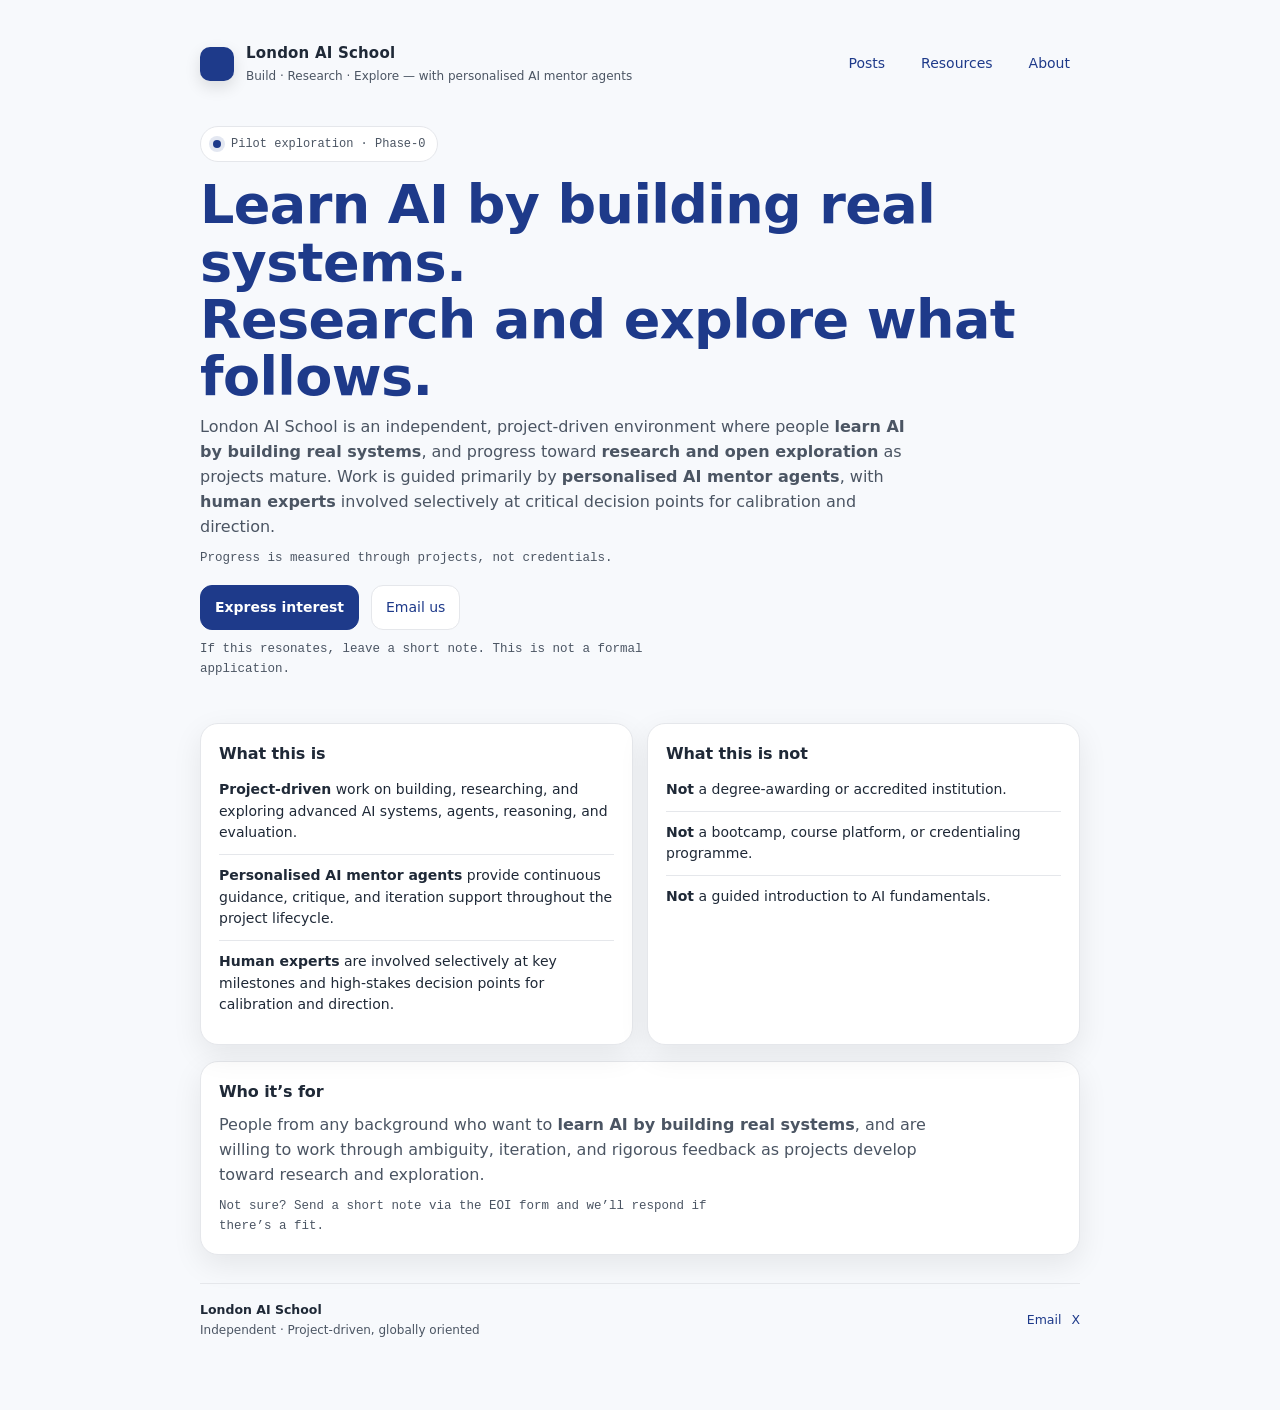
<file: index.html>
<!doctype html>
<html lang="en">
<head>
  <meta charset="utf-8" />
  <meta name="viewport" content="width=device-width, initial-scale=1" />
  <meta name="description" content="London AI School — project-based AI research formation with AI mentors and human expert calibration. No courses. No certificates. No job guarantees." />
  <title>London AI School</title>
  <!-- External stylesheet -->
  <link rel="stylesheet" href="styles.css" />
</head>
<body>
  <div class="wrap">
    <header>
      <div class="brand">
        <div class="mark" aria-hidden="true"></div>
        <div>
          <h1>London AI School</h1>
          <div class="small">Build · Research · Explore — with personalised AI mentor agents</div>
        </div>
      </div>
      <!-- Optional: keep header minimal; no nav in Phase-0 -->
        <nav class="nav">
         
          <a href="/posts">Posts</a>
    <a href="/resources.html">Resources</a>
    <a href="/about.html">About</a>
  </nav>
    </header>

    <main>
      <section class="hero">
        <div class="kicker"><span class="kdot" aria-hidden="true"></span> Pilot exploration · Phase-0</div>
        <h2>
        Learn AI by building real systems.<br/>
        Research and explore what follows.
        </h2>
        <p>
  London AI School is an independent, project-driven environment where people
  <strong>learn AI by building real systems</strong>, and progress toward
  <strong>research and open exploration</strong> as projects mature.
  Work is guided primarily by <strong>personalised AI mentor agents</strong>,
  with <strong>human experts</strong> involved selectively at critical decision
  points for calibration and direction.
</p>

        <p class="subline">Progress is measured through projects, not credentials.</p>

        <div class="ctaRow">
          <a class="btn primary" href="https://forms.gle/RnL6Sz1wyr31j46T9" target="_blank" rel="noreferrer">Express interest</a>
          <a class="btn" href="mailto:hi@londonai.school?subject=London%20AI%20School%20EOI">Email us</a>
        </div>

        <p class="subline">If this resonates, leave a short note. This is not a formal application.</p>
      </section>

      <section class="grid">
       <div class="card">
  <h3>What this is</h3>
  <ul>
    <li>
      <strong>Project-driven</strong> work on building, researching, and exploring
      advanced AI systems, agents, reasoning, and evaluation.
    </li>
    <li>
      <strong>Personalised AI mentor agents</strong> provide continuous guidance,
      critique, and iteration support throughout the project lifecycle.
    </li>
    <li>
      <strong>Human experts</strong> are involved selectively at key milestones and
      high-stakes decision points for calibration and direction.
    </li>
  </ul>
</div>

<div class="card">
  <h3>What this is not</h3>
  <ul>
    <li>
      <strong>Not</strong> a degree-awarding or accredited institution.
    </li>
    <li>
      <strong>Not</strong> a bootcamp, course platform, or credentialing programme.
    </li>
    <li>
      <strong>Not</strong> a guided introduction to AI fundamentals.
    </li>
  </ul>
</div>
      </section>

      <section class="card">
        <h3>Who it’s for</h3>
        <p>
  People from any background who want to
  <strong>learn AI by building real systems</strong>,
  and are willing to work through ambiguity,
  iteration, and rigorous feedback as projects
  develop toward research and exploration.
</p>
        <p class="subline">Not sure? Send a short note via the EOI form and we’ll respond if there’s a fit.</p>
      </section>

      <footer>
        <div>
          <div style="font-weight:650;color:var(--text);">London AI School</div>
          <div class="small">Independent · Project-driven, globally oriented</div>
        </div>
        <div class="links">
          <!-- TODO: update links -->
          <a href="mailto:hi@londonai.school">Email</a>
          <!-- <a href="https://www.linkedin.com/company/YOURPAGE" target="_blank" rel="noreferrer">LinkedIn</a> -->
          <a href="https://x.com/LondonAISchool" target="_blank" rel="noreferrer">X</a>
        </div>
      </footer>
    </main>
  </div>
</body>
</html>
</file>
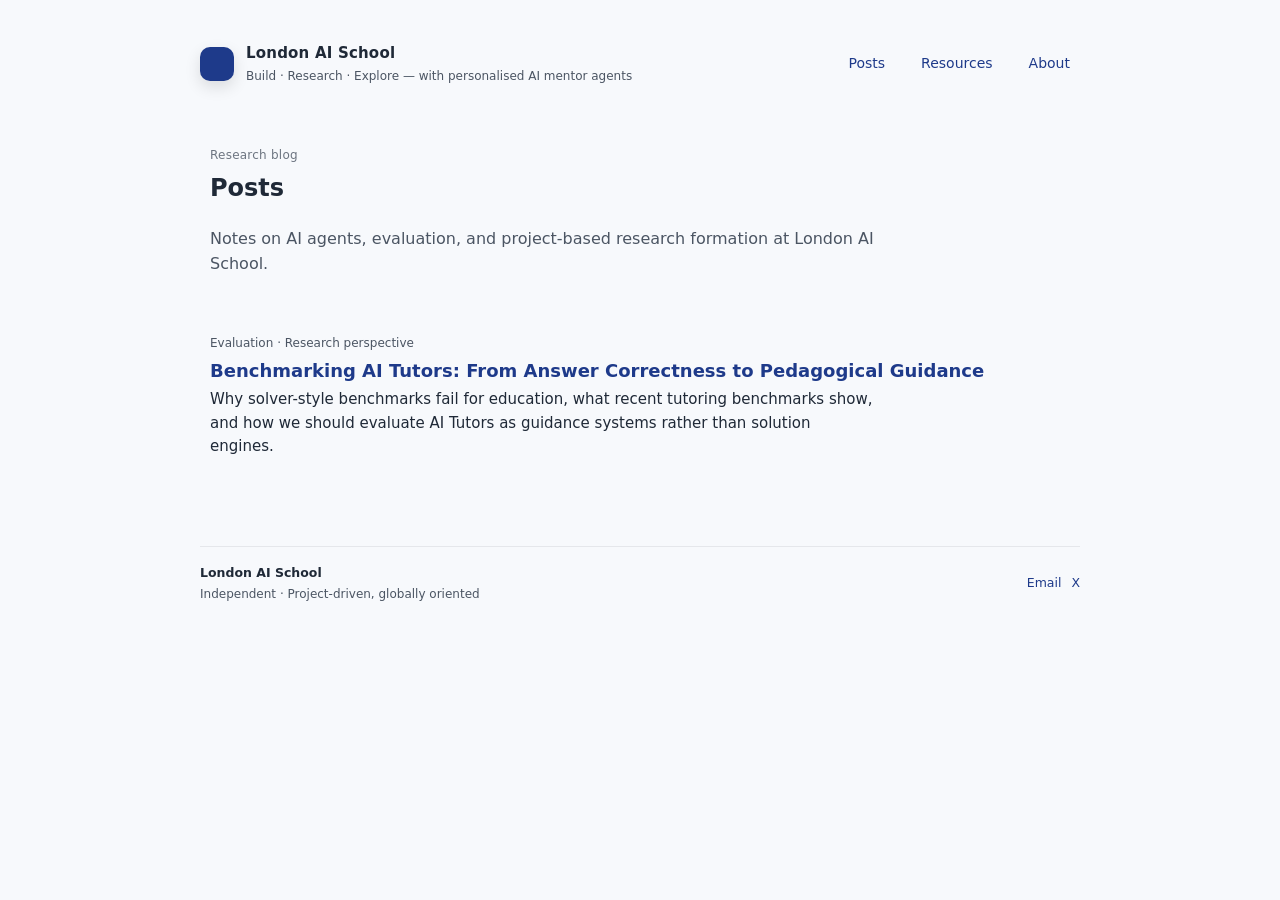
<file: posts/index.html>
<!doctype html>
<html lang="en">
<head>
  <meta charset="utf-8" />
  <meta name="viewport" content="width=device-width, initial-scale=1" />
  <meta name="description" content="London AI School — Posts and research notes." />
  <title>Posts · London AI School</title>
  <link rel="stylesheet" href="../styles.css" />
</head>

<body>
  <div class="wrap">
    <!-- Header (same as main site) -->
    <header>
      <div class="brand">
        <div class="mark" aria-hidden="true"></div>
        <div>
          <h1>London AI School</h1>
          <div class="small">Build · Research · Explore — with personalised AI mentor agents</div>
        </div>
      </div>
      <nav class="nav">
        <a href="/posts" aria-current="page">Posts</a>
        <a href="/resources.html">Resources</a>
        <a href="/about.html">About</a>
      </nav>
    </header>

    <!-- Standard page content -->
    <main style="max-width: 860px; margin: 0 auto; padding: 2.5rem 0;">
      <section>
        <p class="small" style="letter-spacing:.02em; opacity:.8;">Research blog</p>
        <h1 style="margin-top:.35rem;">Posts</h1>
        <p style="margin-top:.75rem;">
          Notes on AI agents, evaluation, and project-based research formation at London AI School.
        </p>
      </section>

      <section style="margin-top: 2rem;">
        <!-- Post item -->
       <article class="post-item">
        <p class="meta">Evaluation · Research perspective</p>
        <h3>
          <a href="/posts/2026-01-18-Benchmarking-AI-Tutors/">
            Benchmarking AI Tutors: From Answer Correctness to Pedagogical Guidance
          </a>
        </h3>
        <p>
          Why solver-style benchmarks fail for education, what recent tutoring benchmarks show,
          and how we should evaluate AI Tutors as guidance systems rather than solution engines.
        </p>
      </article>

      </section>

    </main>

    <footer>
      <div>
        <div style="font-weight:650;color:var(--text);">London AI School</div>
        <div class="small">Independent · Project-driven, globally oriented</div>
      </div>
      <div class="links">
        <a href="mailto:hi@londonai.school">Email</a>
        <a href="https://x.com/LondonAISchool" target="_blank" rel="noreferrer">X</a>
      </div>
    </footer>
  </div>
</body>
</html>
</file>
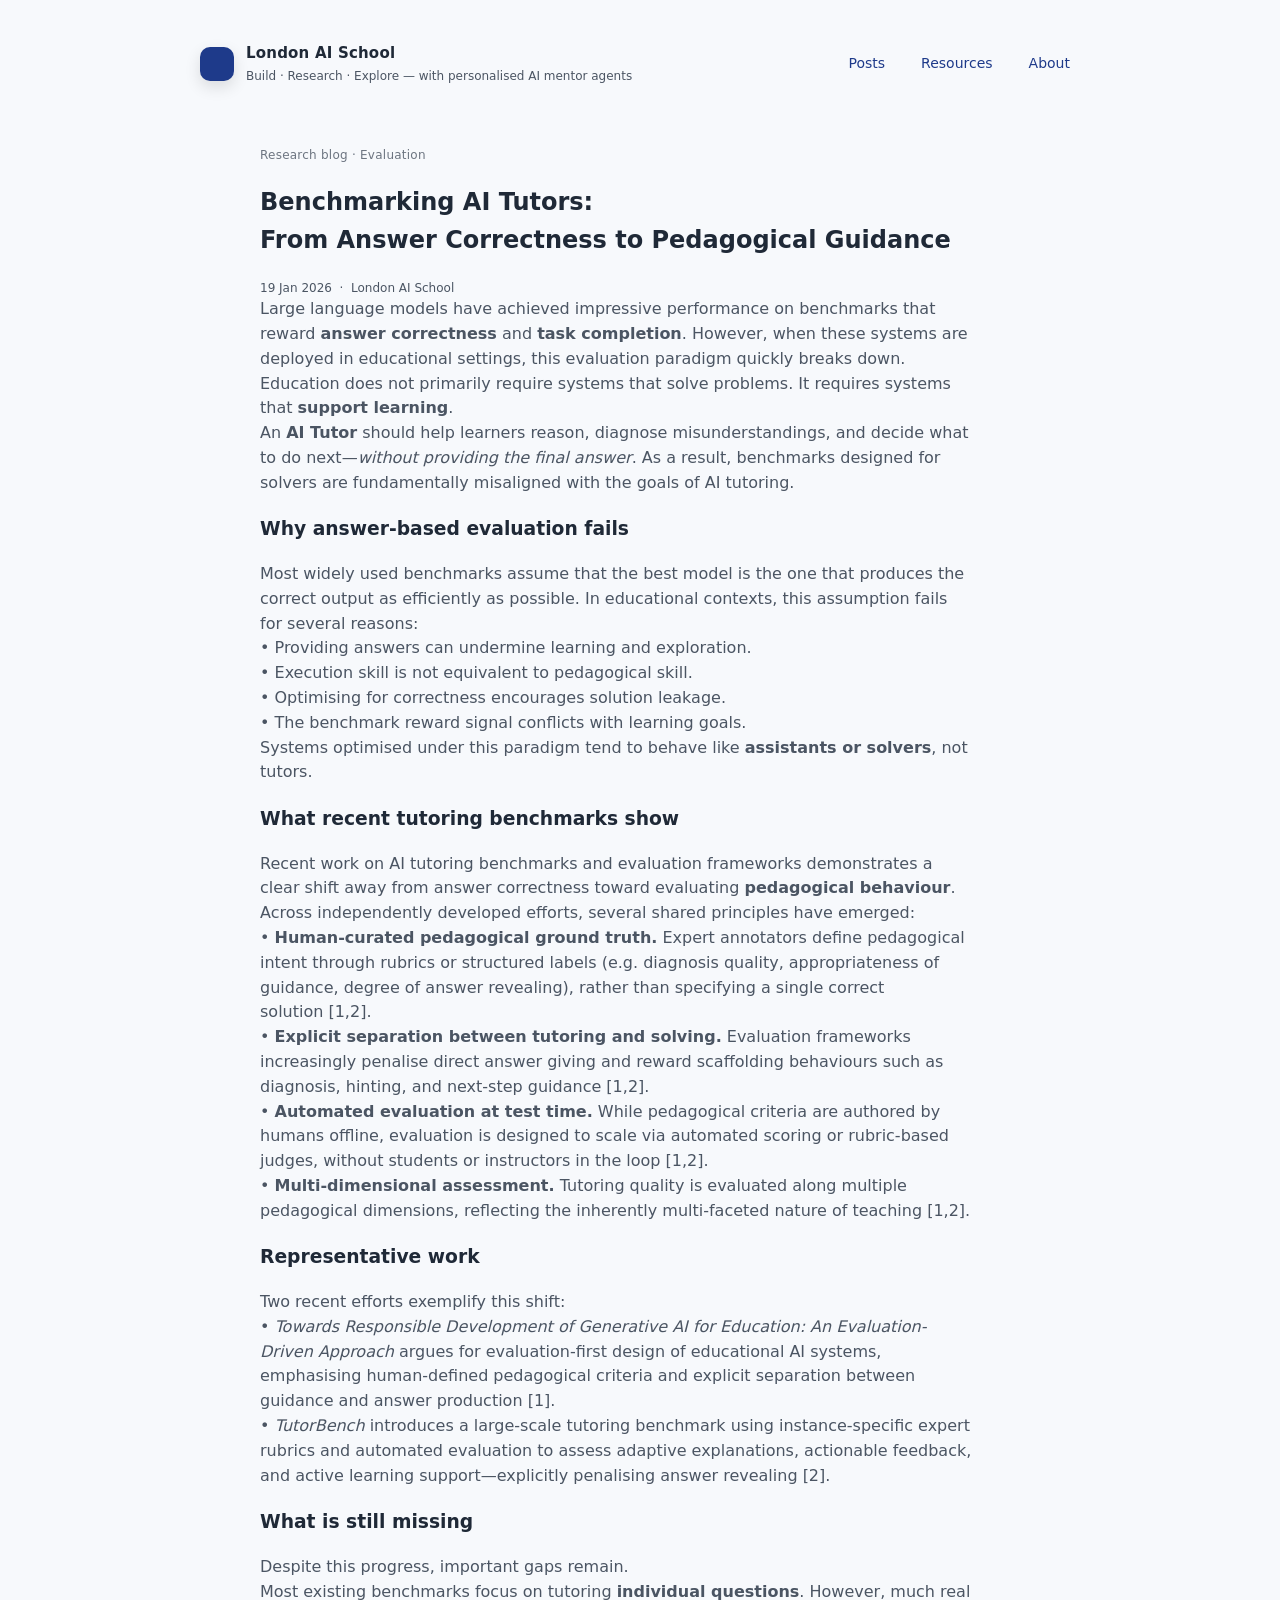
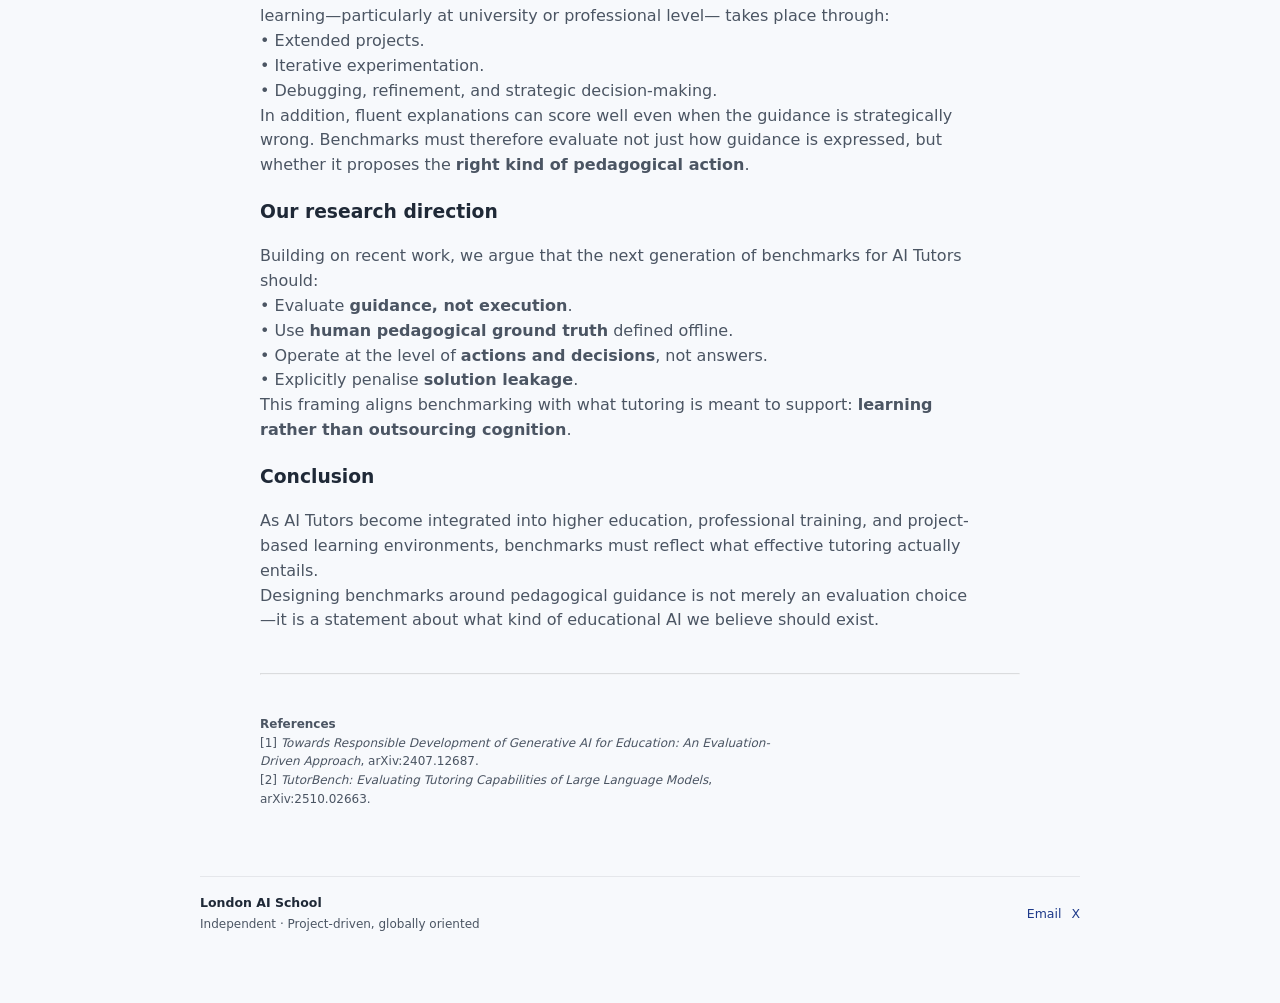
<file: posts/2026-01-18-Benchmarking-AI-Tutors/index.html>
<!doctype html>
<html lang="en">
<head>
  <meta charset="utf-8" />
  <meta name="viewport" content="width=device-width, initial-scale=1" />
  <meta name="description" content="Benchmarking AI Tutors — from answer correctness to pedagogical guidance." />
  <title>Benchmarking AI Tutors · London AI School</title>
  <link rel="stylesheet" href="../../styles.css" />
</head>

<body>
  <div class="wrap">
    <!-- Header (unchanged from main site) -->
    <header>
      <div class="brand">
        <div class="mark" aria-hidden="true"></div>
        <div>
          <h1>London AI School</h1>
          <div class="small">Build · Research · Explore — with personalised AI mentor agents</div>
        </div>
      </div>
      <nav class="nav">
        <a href="/posts">Posts</a>
        <a href="/resources.html">Resources</a>
        <a href="/about.html">About</a>
      </nav>
    </header>

    <!-- Blog content -->
    <main style="max-width: 760px; margin: 0 auto; padding: 2.5rem 0;">
      <article>

        <p class="small" style="letter-spacing:.02em; opacity:.8;">
          Research blog · Evaluation
        </p>

        <h1>Benchmarking AI Tutors:<br/>From Answer Correctness to Pedagogical Guidance</h1>
        <p class="small" style="margin-top:6px;">
          <time datetime="2026-01-19">19 Jan 2026</time>
          &nbsp;·&nbsp;
          <span class="author">London AI School</span>
        </p>

        <p>
          Large language models have achieved impressive performance on benchmarks that
          reward <strong>answer correctness</strong> and <strong>task completion</strong>.
          However, when these systems are deployed in educational settings, this evaluation
          paradigm quickly breaks down.
        </p>

        <p>
          Education does not primarily require systems that solve problems.
          It requires systems that <strong>support learning</strong>.
        </p>

        <p>
          An <strong>AI Tutor</strong> should help learners reason, diagnose misunderstandings,
          and decide what to do next—<em>without providing the final answer</em>.
          As a result, benchmarks designed for solvers are fundamentally misaligned with
          the goals of AI tutoring.
        </p>

        <h3>Why answer-based evaluation fails</h3>

        <p>
          Most widely used benchmarks assume that the best model is the one that produces
          the correct output as efficiently as possible. In educational contexts, this
          assumption fails for several reasons:
        </p>

        <p>• Providing answers can undermine learning and exploration.</p>
        <p>• Execution skill is not equivalent to pedagogical skill.</p>
        <p>• Optimising for correctness encourages solution leakage.</p>
        <p>• The benchmark reward signal conflicts with learning goals.</p>

        <p>
          Systems optimised under this paradigm tend to behave like
          <strong>assistants or solvers</strong>, not tutors.
        </p>

        <h3>What recent tutoring benchmarks show</h3>

        <p>
          Recent work on AI tutoring benchmarks and evaluation frameworks demonstrates
          a clear shift away from answer correctness toward evaluating
          <strong>pedagogical behaviour</strong>.
        </p>

        <p>
          Across independently developed efforts, several shared principles have emerged:
        </p>

        <p>
          • <strong>Human-curated pedagogical ground truth.</strong>
          Expert annotators define pedagogical intent through rubrics or structured labels
          (e.g. diagnosis quality, appropriateness of guidance, degree of answer revealing),
          rather than specifying a single correct solution&nbsp;[1,2].
        </p>

        <p>
          • <strong>Explicit separation between tutoring and solving.</strong>
          Evaluation frameworks increasingly penalise direct answer giving and reward
          scaffolding behaviours such as diagnosis, hinting, and next-step guidance&nbsp;[1,2].
        </p>

        <p>
          • <strong>Automated evaluation at test time.</strong>
          While pedagogical criteria are authored by humans offline, evaluation is designed
          to scale via automated scoring or rubric-based judges, without students or
          instructors in the loop&nbsp;[1,2].
        </p>

        <p>
          • <strong>Multi-dimensional assessment.</strong>
          Tutoring quality is evaluated along multiple pedagogical dimensions, reflecting
          the inherently multi-faceted nature of teaching&nbsp;[1,2].
        </p>

        <h3>Representative work</h3>

        <p>
          Two recent efforts exemplify this shift:
        </p>

        <p>
          • <em>Towards Responsible Development of Generative AI for Education:
          An Evaluation-Driven Approach</em> argues for evaluation-first design of
          educational AI systems, emphasising human-defined pedagogical criteria and
          explicit separation between guidance and answer production&nbsp;[1].
        </p>

        <p>
          • <em>TutorBench</em> introduces a large-scale tutoring benchmark using
          instance-specific expert rubrics and automated evaluation to assess adaptive
          explanations, actionable feedback, and active learning support—explicitly
          penalising answer revealing&nbsp;[2].
        </p>

        <h3>What is still missing</h3>

        <p>
          Despite this progress, important gaps remain.
        </p>

        <p>
          Most existing benchmarks focus on tutoring <strong>individual questions</strong>.
          However, much real learning—particularly at university or professional level—
          takes place through:
        </p>

        <p>• Extended projects.</p>
        <p>• Iterative experimentation.</p>
        <p>• Debugging, refinement, and strategic decision-making.</p>

        <p>
          In addition, fluent explanations can score well even when the guidance is
          strategically wrong. Benchmarks must therefore evaluate not just how guidance
          is expressed, but whether it proposes the <strong>right kind of pedagogical action</strong>.
        </p>

        <h3>Our research direction</h3>

        <p>
          Building on recent work, we argue that the next generation of benchmarks for
          AI Tutors should:
        </p>

        <p>• Evaluate <strong>guidance, not execution</strong>.</p>
        <p>• Use <strong>human pedagogical ground truth</strong> defined offline.</p>
        <p>• Operate at the level of <strong>actions and decisions</strong>, not answers.</p>
        <p>• Explicitly penalise <strong>solution leakage</strong>.</p>

        <p>
          This framing aligns benchmarking with what tutoring is meant to support:
          <strong>learning rather than outsourcing cognition</strong>.
        </p>

        <h3>Conclusion</h3>

        <p>
          As AI Tutors become integrated into higher education, professional training,
          and project-based learning environments, benchmarks must reflect what effective
          tutoring actually entails.
        </p>

        <p>
          Designing benchmarks around pedagogical guidance is not merely an evaluation
          choice—it is a statement about what kind of educational AI we believe should exist.
        </p>

        <hr style="margin:2.5rem 0; opacity:.3;" />

        <p class="small">
          <strong>References</strong><br/>
          [1] <em>Towards Responsible Development of Generative AI for Education:
          An Evaluation-Driven Approach</em>, arXiv:2407.12687.<br/>
          [2] <em>TutorBench: Evaluating Tutoring Capabilities of Large Language Models</em>,
          arXiv:2510.02663.
        </p>

      </article>
    </main>

    <footer>
      <div>
        <div style="font-weight:650;color:var(--text);">London AI School</div>
        <div class="small">Independent · Project-driven, globally oriented</div>
      </div>
      <div class="links">
        <a href="mailto:hi@londonai.school">Email</a>
        <a href="https://x.com/LondonAISchool" target="_blank" rel="noreferrer">X</a>
      </div>
    </footer>

  </div>
</body>
</html>
</file>
<file: styles.css>
:root{
  /* === London Blue (唯一主色；不使用 dark 体系) === */
  --primary:#1E3A8A;       /* London Blue */
  --primary-soft:#E8EEFA;  /* 极浅蓝，仅作点缀背景 */

  /* === Backgrounds === */
  --bg:#F7F9FC;            /* 页面主背景（浅） */
  --card:#FFFFFF;          /* 卡片背景 */
  --subtle:#E5E7EB;        /* 边框线 */

  /* === Text === */
  --text:#1F2937;          /* 主文字 */
  --muted:#4B5563;         /* 次文字 */

  /* === Layout === */
  --max:920px;
  --radius:18px;
  --shadow:0 10px 30px rgba(0,0,0,0.08);

  --mono: ui-monospace, SFMono-Regular, Menlo, Monaco, Consolas, "Liberation Mono","Courier New", monospace;
  --sans: ui-sans-serif, system-ui, -apple-system, Segoe UI, Roboto, Helvetica, Arial, "Apple Color Emoji","Segoe UI Emoji";
}

*{box-sizing:border-box}

body{
  margin:0;
  background: var(--bg);
  color:var(--text);
  font-family:var(--sans);
  line-height:1.55;
}

.wrap{max-width:var(--max); margin:0 auto; padding:32px 20px 70px;}

header{
  display:flex; align-items:center; justify-content:space-between; gap:16px;
  padding:10px 0 18px;
}

.brand{display:flex; align-items:center; gap:12px;}

.mark{
  width:34px; height:34px; border-radius:10px;
  background: var(--primary);
  box-shadow: 0 6px 16px rgba(0,0,0,0.12);
}

.brand h1{margin:0; font-size:15px; letter-spacing:0.2px; font-weight:650;}
.small{font-size:12px; color:var(--muted); margin-top:2px;}

.hero{padding:22px 0 12px;}

.kicker{
  display:inline-flex; align-items:center; gap:10px;
  font-family:var(--mono); font-size:12px; color:var(--muted);
  border:1px solid var(--subtle);
  background: var(--card);
  padding:8px 12px; border-radius:999px;
}

.kdot{
  width:8px; height:8px; border-radius:99px;
  background: var(--primary);
  box-shadow:0 0 0 4px rgba(30,58,138,0.12);
}

h2{
  font-size: clamp(34px, 5vw, 54px);
  line-height:1.06;
  margin:14px 0 10px;
  letter-spacing:-0.6px;
  color: var(--primary);
}

p{margin:0; color:var(--muted); font-size:16px; max-width:70ch;}

.ctaRow{display:flex; gap:12px; flex-wrap:wrap; margin-top:16px;}

.btn{
  display:inline-flex; align-items:center; justify-content:center;
  padding:11px 14px; border-radius:12px; font-size:14px;
  border:1px solid var(--subtle);
  background: var(--card);
  color: var(--primary);
  text-decoration:none;
  transition:transform 120ms ease;
}

.btn.primary{
  background: var(--primary);
  border-color: var(--primary);
  color:#fff;
  font-weight:650;
}

.btn:hover{transform:translateY(-1px);}

.card{
  margin-top:16px;
  background:var(--card);
  border:1px solid var(--subtle);
  border-radius:var(--radius);
  padding:18px;
  box-shadow:var(--shadow);
}

.grid{display:grid; grid-template-columns:1fr; gap:14px; margin-top:16px;}
@media(min-width:860px){.grid{grid-template-columns:1fr 1fr;}}

.card h3{margin:0 0 8px; font-size:16px; letter-spacing:-0.1px; color:var(--text);}

ul{margin:10px 0 0; padding:0; list-style:none;}

li{
  padding:10px 0;
  border-top:1px solid var(--subtle);
  color:var(--text);
  font-size:14px;
}

li:first-child{border-top:0; padding-top:2px;}

.subline{
  margin-top:10px;
  font-family:var(--mono);
  font-size:12.5px;
  color:var(--muted);
}

footer{
  margin-top:28px;
  padding-top:16px;
  border-top:1px solid var(--subtle);
  color:var(--muted);
  font-size:12.5px;
  display:flex; flex-wrap:wrap; gap:10px;
  align-items:center; justify-content:space-between;
  background: transparent;
}

.links{display:flex; gap:10px; flex-wrap:wrap;}
.links a{color:var(--primary); text-decoration:none;}
.links a:hover{text-decoration:underline; text-underline-offset:3px;}

/* === Navigation === */

.nav{
  display:flex;
  gap:16px;
  align-items:center;
}

.nav a{
  font-size:14px;
  color:var(--primary);
  text-decoration:none;
  padding:6px 10px;
  border-radius:8px;
  transition:background 120ms ease, transform 120ms ease;
}

.nav a:hover{
  background:var(--primary-soft);
  transform:translateY(-1px);
}

/* Mobile: keep header clean */
@media (max-width: 640px){
  .nav{
    gap:10px;
  }
}
/* === Blog / Posts list === */

.post-item{
  padding: 1.25rem 0;
  border-top: 1px solid var(--subtle);
}

.post-item:first-child{
  border-top: none;
}

.post-item .meta{
  font-size: 12px;
  color: var(--muted);
}

.post-item h3{
  margin: .35rem 0;
  font-size: 18px;
  line-height: 1.35;
}

.post-item h3 a{
  color: var(--primary);
  text-decoration: none;
}

.post-item h3 a:hover{
  text-decoration: underline;
  text-underline-offset: 3px;
}

.post-item p{
  margin: .35rem 0 0;
  color: var(--text);
  font-size: 15px;
}
</file>
